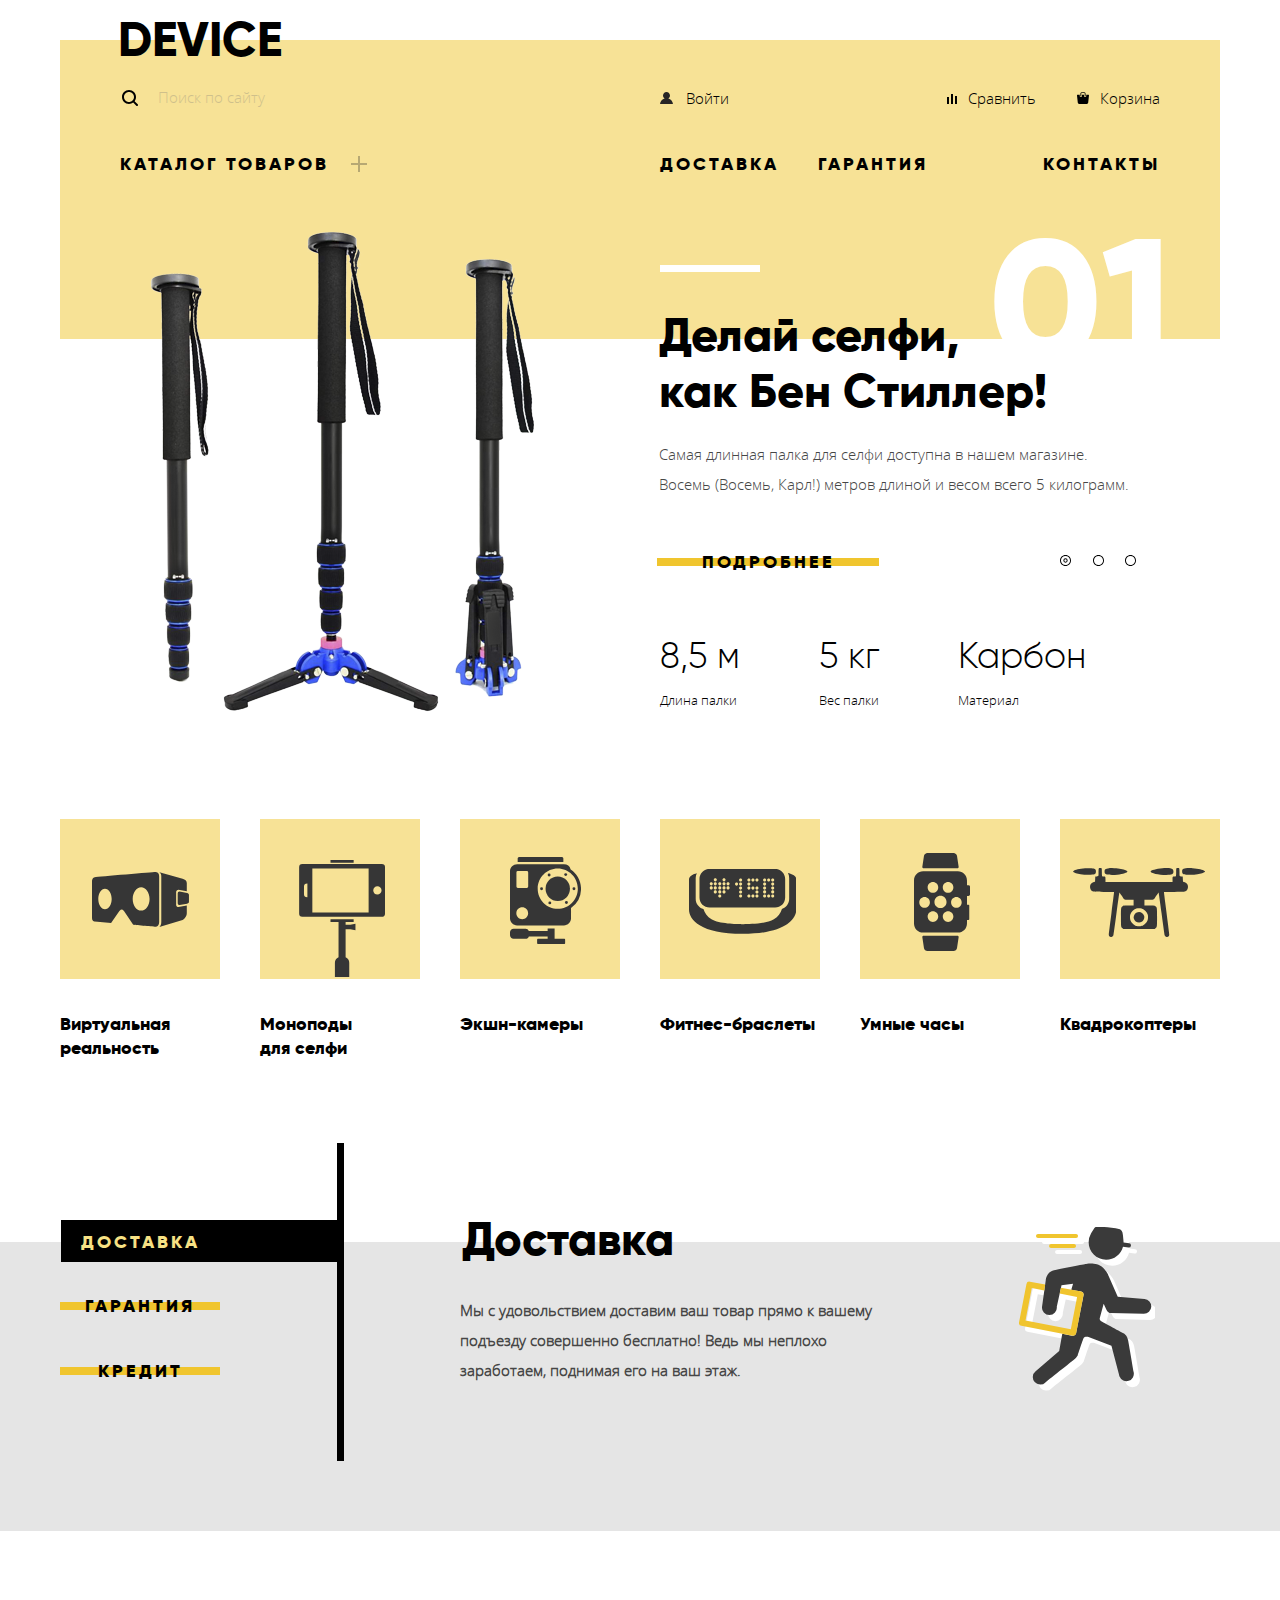
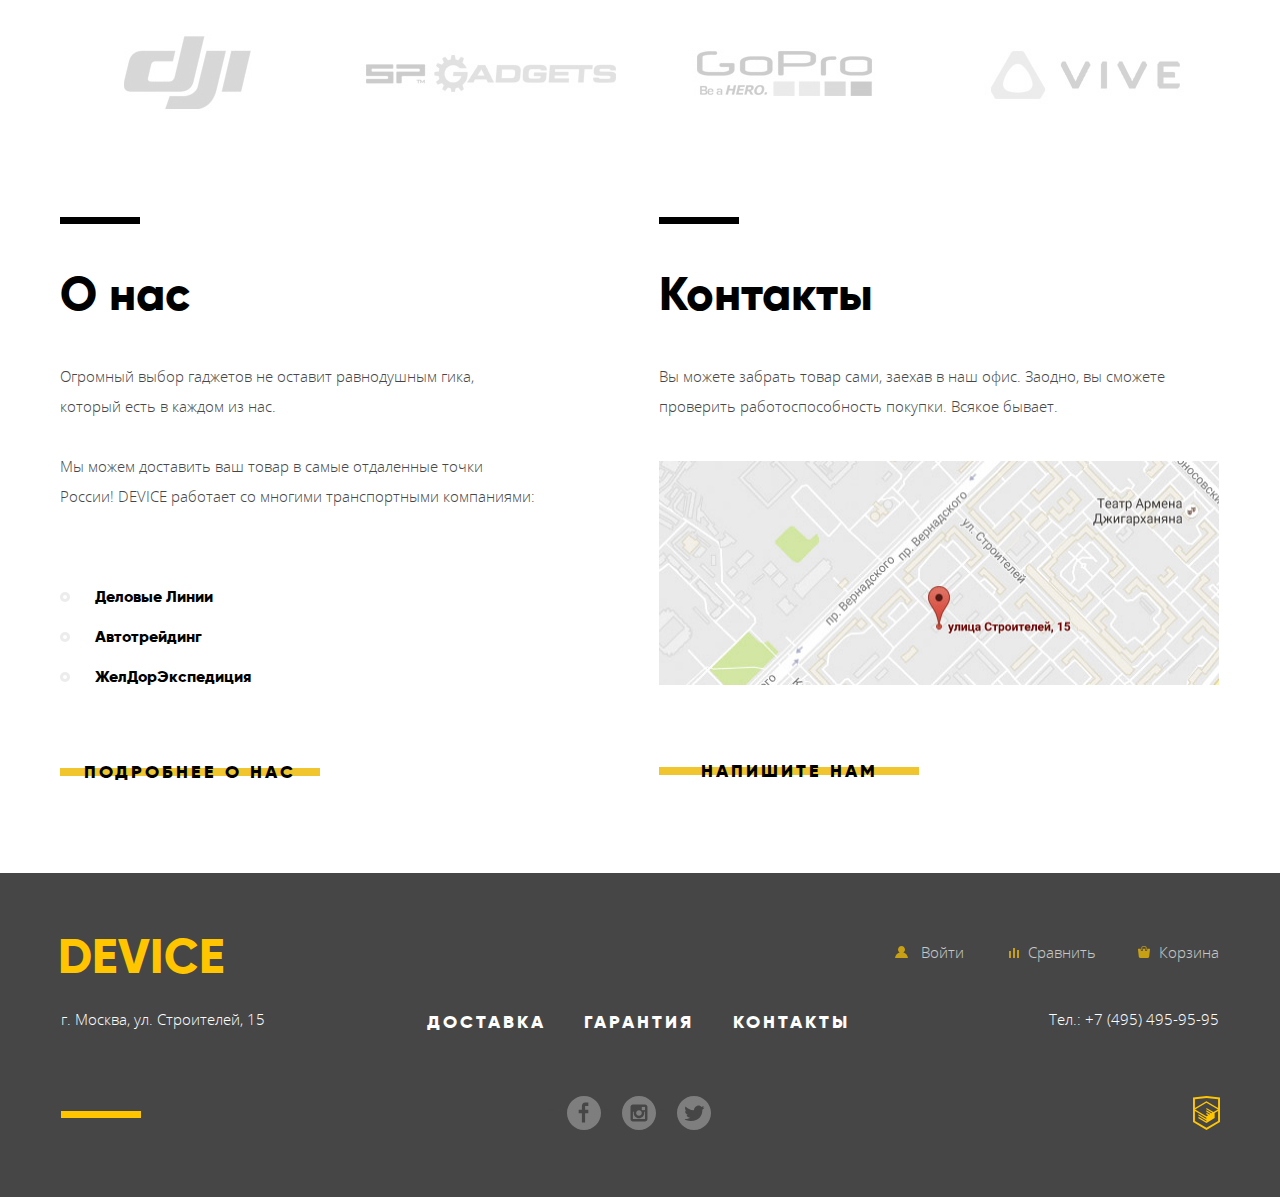
<file: index.html>
<!DOCTYPE html>
<html lang="ru">
  <head>
    <meta charset="utf-8">
    <title>HTML Academy: Девайс</title>
    <link href="css/normalize.css" rel="stylesheet">
    <link href="css/style-min.css" rel="stylesheet">
    <meta name="viewport" content="width=device-width, initial-scale=1.0, maximum-scale=1.0, user-scalable=no">
  </head>
  <body>
    <header class="main-header wrapper-center">
      <nav class="main-navigation">
        <a class="main-header-logo">DEVICE</a>
        <div class="header-top-line">
          <form class="main-search" action="https://echo.htmlacademy.ru" method="get">
            <input type="search" name="search"
              placeholder="Поиск по сайту">
            <button type="submit">Найти</button>
          </form>
          <ul class="user-navigation">
            <li class="login-link">
              <a class="main-links-state" href="login.html">
                <svg class="login-link-icon" version="1.1" id="header-login-link-icon"
                  xmlns="http://www.w3.org/2000/svg" xmlns:xlink="http://www.w3.org/1999/xlink" x="0px"
                  y="0px"
                	width="13px" height="12px" viewBox="0 0 13 12" enable-background="new 0 0 13 12"
                  xml:space="preserve">
                  <path fill="#272525" d="M0.032,12h12.937c-0.163-2.643-2.074-4.837-4.671-5.543C9.306,5.846,9.985,4.75,9.985,3.485
                  	C9.985,1.561,8.425,0,6.5,0S3.015,1.561,3.015,3.485c0,1.264,0.68,2.361,1.688,2.972C2.106,7.163,0.194,9.357,0.032,12z"/>
                </svg>
                Войти
              </a>
            </li>
          </ul>
          <ul class="user-shopping">
            <li class="comparison">
              <a class="main-links-state" href="comparison.html">
                <svg class="comparison-icon" version="1.1" id="header-comparison-icon" xmlns="http://www.w3.org/2000/svg" xmlns:xlink="http://www.w3.org/1999/xlink" x="0px" y="0px"
                	 width="10px" height="10px" viewBox="0 0 10 10" enable-background="new 0 0 10 10" xml:space="preserve">
                <rect x="8" y="2" width="1.984" height="8"/>
                <rect y="3" width="1.984" height="7"/>
                <rect x="4" width="2" height="10"/>
                </svg>
                Сравнить
              </a>
            </li>
            <li class="cart">
              <a class="main-links-state" href="cart.html">
                <svg class="cart-icon" version="1.1" id="header-cart-icon" xmlns="http://www.w3.org/2000/svg" xmlns:xlink="http://www.w3.org/1999/xlink" x="0px" y="0px"
                	 width="12px" height="12px" viewBox="0 0 12 12" enable-background="new 0 0 12 12" xml:space="preserve">
                <g>
                	<path d="M11.864,3.017c-0.082-0.098-0.203-0.154-0.327-0.154H9.225V4.09c0,0.563-0.484,1.022-1.08,1.022
                		c-0.594,0-1.078-0.458-1.078-1.022V2.863H4.909V4.09c0,0.563-0.485,1.022-1.08,1.022c-0.595,0-1.078-0.458-1.078-1.022V2.863H0.438
                		c-0.125,0-0.243,0.056-0.327,0.154C0.028,3.115-0.012,3.245,0.003,3.375l0.776,7.134c0.015,0.806,0.642,1.455,1.411,1.455h7.595
                		c0.77,0,1.396-0.649,1.411-1.455l0.776-7.134C11.987,3.245,11.946,3.115,11.864,3.017z"/>
                	<path d="M3.829,4.499c0.239,0,0.433-0.184,0.433-0.409V1.84c0-0.632,0.672-1.022,1.295-1.022h1.079
                		c0.655,0,1.078,0.401,1.078,1.022v2.25c0,0.225,0.194,0.409,0.431,0.409c0.239,0,0.433-0.184,0.433-0.409V1.84
                		C8.577,0.773,7.761,0,6.636,0H5.557C4.367,0,3.398,0.826,3.398,1.84v2.25C3.398,4.315,3.592,4.499,3.829,4.499z"/>
                </g>
                </svg>
                Корзина
              </a>
            </li>
          </ul>
        </div>
        <ul class="site-navigation">
          <li class="main-list">
            <a class="main-links-state main-list-link" href="catalog-all.html">Каталог товаров</a>
            <ul class="dropdown-list">
              <li class="left-column">
                <ul>
                  <li>
                    <a class="main-links-state" href="vr.html">Виртуальная реальность</a>
                  </li>
                  <li>
                    <a class="main-links-state" href="catalog.html">Моноподы для селфи</a>
                  </li>
                  <li>
                    <a class="main-links-state" href="cameras.html">Экшн-камеры</a>
                  </li>
                </ul>
              </li>
              <li class="center-column">
                <ul>
                  <li>
                    <a class="main-links-state" href="fitness.html">Фитнеc-браслеты</a>
                  </li>
                  <li>
                    <a class="main-links-state" href="watch.html">Умные часы</a>
                  </li>
                </ul>
              </li>
              <li class="right-column">
                <ul>
                  <li>
                    <a class="main-links-state" href="quadcopters.html">Квадрокоптеры</a>
                  </li>
                </ul>
              </li>
            </ul>
          </li>
          <li class="menu-group">
            <ul class="menu-center">
              <li>
                <a class="main-links-state" href="delivery.html">Доставка</a>
              </li>
              <li>
                <a class="main-links-state" href="guarantee.html">Гарантия</a>
              </li>
            </ul>
          </li>
          <li>
            <a class="main-links-state" href="contact.html">Контакты</a>
          </li>
        </ul>
      </nav>
    </header>
    <main class="container">
      <h1 class="visually-hidden">Интернет - магазин гаджетов «Девайс»</h1>
      <section class="main-slider wrapper-center">
        <input class="radio-slide-1 visually-hidden" type="radio"
        name="radio-button-slider" id="slide-1" checked>
        <label class="button-slide-1 button-slide" for="slide-1"></label>
        <input class="radio-slide-2 visually-hidden" type="radio"
        name="radio-button-slider" id="slide-2">
        <label class="button-slide-2 button-slide" for="slide-2"></label>
        <input class="radio-slide-3 visually-hidden" type="radio"
        name="radio-button-slider" id="slide-3">
        <label class="button-slide-3 button-slide" for="slide-3"></label>
        <div class="slider-inner">
          <div class="slide-1 slide">
            <span class="slide-number">01</span>
            <img src="img/slider-1.png" width = "384" height = "486"
              alt="Селфи-палка">
            <div class="slide-right-column">
              <b>Делай селфи,<br> как Бен Стиллер! </b>
              <p>Самая длинная палка для селфи доступна в нашем магазине.</p>
              <p>Восемь (Восемь, Карл!) метров длиной и весом всего 5 килограмм.</p>
              <a class="button" href="selfieStick.html">Подробнее</a>
              <table class="characteristics">
                <caption class="visually-hidden">Характеристики палки для селфи</caption>
                <tr>
                  <td>8,5 м</td>
                  <td>5 кг</td>
                  <td>Карбон</td>
                </tr>
                <tr>
                  <th>Длина палки</th>
                  <th>Вес палки</th>
                  <th>Материал</th>
                </tr>
              </table>
            </div>
          </div>
          <div class="slide-2 slide">
            <span class="slide-number">02</span>
            <img src="img/slider-2.png" width = "345" height="485"
            alt="Фитнес-браслет">
            <div class="slide-right-column">
              <b>Худеем <br> правильно!</b>
              <p>Мотивирующие фитнес-браслеты помогут найти в себе силы <br>
                  не пропускать занятия и соблюдать диету.</p>
              <a class="button" href="fitnessBracelet.html">Подробнее</a>
              <table class="characteristics">
                <caption class="visually-hidden">Характеристики фитнес-браслета</caption>
                <tr>
                  <td>48 часов</td>
                </tr>
                <tr>
                  <th>Без подзарядки</th>
                </tr>
              </table>
            </div>
          </div>
          <div class="slide-3 slide">
            <span class="slide-number">03</span>
            <img src="img/slider-3.png" width = "526" height = "334"
              alt="Квадрокоптер">
            <div class="slide-right-column">
              <b>Порхает как бабочка, жалит как пчела!</b>
              <p>Этот обычный, на первый взгляд, квадрокоптер оснащен <br>
                мощным лазером, замаскированным под стандартную камеру.</p>
              <a class="button" href="quadcopter.html">Подробнее</a>
              <table class="characteristics characteristics-slide-3">
                <caption class="visually-hidden">Характеристики квадрокоптера</caption>
                <tr>
                  <td>800 м</td>
                  <td>50 м</td>
                </tr>
                <tr>
                  <th>Дальность полета</th>
                  <th>Радиус поражения</th>
                </tr>
              </table>
            </div>
          </div>
        </div>
      </section>
      <section class="category-products wrapper-center">
        <ul class="category-container">
          <li>
            <a href="vr.html">
              <div class="product-container product-1">
                <img src="img/popular-1.svg" width="97" height="55"
                  alt="Виртуальная реальность">
              </div>
              <p>Виртуальная <br> реальность</p>
            </a>
          </li>
          <li>
            <a href="catalog.html">
              <div class="product-container product-2">
                <img src="img/popular-2.svg" width="86" height="117"
                  alt="Моноподы для селфи">
              </div>
              <p>Моноподы <br> для селфи</p>
            </a>
          </li>
          <li>
            <a href="cameras.html">
              <div class="product-container product-3">
                <img src="img/popular-3.svg" width="71" height="87"
                  alt="Экшн-камеры">
              </div>
              <p>Экшн-камеры</p>
            </a>
          </li>
          <li>
            <a href="fitness.html">
              <div class="product-container product-4">
                <img src="img/popular-4.svg" width="107" height="65"
                  alt="Фитнес-браслеты">
              </div>
              <p>Фитнес-браслеты</p>
            </a>
          </li>
          <li>
            <a href="watch.html">
              <div class="product-container product-5">
                <img src="img/popular-5.svg" width="56" height="98"
                  alt="Умные часы">
              </div>
              <p>Умные часы</p>
            </a>
          </li>
          <li>
            <a href="quadcopters.html">
              <div class="product-container product-6">
                <img src="img/popular-6.svg" width="132" height="69"
                  alt="Квадрокоптеры">
              </div>
              <p>Квадрокоптеры</p>
            </a>
          </li>
        </ul>
      </section>
      <div class="services-wrapper">
        <section class="services wrapper-center">
          <div class="slider-services">
            <input class="radio-control-1 visually-hidden" type="radio"
              name="radio-button-services" id="control-1" checked>
            <input class="radio-control-2 visually-hidden" type="radio"
              name="radio-button-services" id="control-2">
            <input class="radio-control-3 visually-hidden" type="radio"
              name="radio-button-services" id="control-3">
            <div class="controls">
                <label class="controls-delivery button" for="control-1">
                  Доставка
                </label>
                <label class="controls-guarantee button" for="control-2">
                  Гарантия
                </label>
                <label class="controls-credit button" for="control-3">
                  Кредит
                </label>
            </div>
            <div class="description">
              <section class="description-delivery description-item">
                <h2>Доставка</h2>
                <p>Мы с удовольствием доставим ваш товар прямо к вашему <br> подъезду
                  совершенно бесплатно! Ведь мы неплохо <br> заработаем,
                  поднимая его на ваш этаж.</p>
                <img src="img/delivery.svg" width="136" height="164" alt="Доставка">
              </section>
              <section class="description-guarantee description-item">
                <h2>Гарантия</h2>
                <p>Если из-за возгорания купленного у нас товара у вас сгорит <br> дом
                  — не переживайте, мы выдадим вам новый. <br> Товар, не дом,
                  конечно же.</p>
                <img src="img/warranty.svg" width="171" height="195" alt="Гарантия">
              </section>
              <section class="description-credit description-item">
                <h2>Кредит</h2>
                <p>Залезть в долговую яму стало проще! Кредитные <br> консультанты
                  подберут для вас наиболее выгодные <br> условия кредита.
                  Выгодные для нашего банка, разумеется.</p>
                <img src="img/credit.svg" width="156" height="188" alt="Кредит">
              </section>
            </div>
          </div>
        </section>
      </div>
      <section class="logotypes wrapper-center">
        <ul class="logotypes-wrapper">
          <li class="logotype-item">
            <a href="https://www.dji.com/ru">
              <img class="img-black" src="img/logo-1-black.jpg" width="260" height="100" alt="dji">
              <img src="img/logo-1.jpg" width="260" height="100" alt="dji">
            </a>
          </li>
          <li class="logotype-item">
            <a href="http://www.sp-gadgets.com/en">
              <img class="img-black" src="img/logo-2-black.jpg" width="260" height="100"
                alt="SP Gadgets">
              <img src="img/logo-2.jpg" width="260" height="100" alt="SP Gadgets">
            </a>
          </li>
          <li class="logotype-item">
            <a href="https://gopro.com">
              <img class="img-black" src="img/logo-3-black.jpg" width="260" height="100" alt="GoPro">
              <img src="img/logo-3.jpg" width="260" height="100" alt="GoPro">
            </a>
          </li>
          <li class="logotype-item">
            <a href="https://www.vive.com/ru/">
              <img class="img-black" src="img/logo-4-black.jpg" width="260" height="100" alt="vive">
              <img src="img/logo-4.jpg" width="260" height="100" alt="vive">
            </a>
          </li>
        </ul>
      </section>
      <div class="index-columns wrapper-center">
        <section class="info">
          <h2 class="title-style">О нас</h2>
          <p>Огромный выбор гаджетов не оставит равнодушным гика, который есть в каждом из нас.</p>
          <div class="transport-company">
            <p>Мы можем доставить ваш товар в самые отдаленные точки России! DEVICE работает со
              многими транспортными компаниями:
            </p>
            <ul class="companies">
              <li>Деловые Линии</li>
              <li>Автотрейдинг</li>
              <li>ЖелДорЭкспедиция</li>
            </ul>
          </div>
          <a class="button" href="aboutUs.html">Подробнее о нас</a>
        </section>
        <section class="contact">
          <h2 class="title-style">Контакты</h2>
          <p>Вы можете забрать товар сами, заехав в наш офис. Заодно, вы сможете проверить
            работоспособность покупки. Всякое бывает.
          </p>
          <a class="contacts-button-map" href="#">
            <p>
              <img src="img/map.jpg" width="560"
                height="224" alt="Офис компании по адресу ул. Строителей 15">
            </p>
          </a>
          <a class="button button-write-us" href="writeUs.html">Напишите нам</a>
        </section>
      </div>
    </main>
    <div class="footer-wrapper">
      <footer class="main-footer wrapper-center">
        <div class="footer-top">
          <a class="main-footer-logo">DEVICE</a>
          <ul class="footer-user-navigation">
            <li class="login-link">
              <a class="svg-action" href="login.html">
                <svg class="login-link-icon" version="1.1" id="footer-login-link-icon" xmlns="http://www.w3.org/2000/svg" xmlns:xlink="http://www.w3.org/1999/xlink" x="0px" y="0px"
                	 width="13px" height="12px" viewBox="0 0 13 12" enable-background="new 0 0 13 12" xml:space="preserve">
                <path fill="#ffc600" d="M0.032,12h12.937c-0.163-2.643-2.074-4.837-4.671-5.543C9.306,5.846,9.985,4.75,9.985,3.485
                	C9.985,1.561,8.425,0,6.5,0S3.015,1.561,3.015,3.485c0,1.264,0.68,2.361,1.688,2.972C2.106,7.163,0.194,9.357,0.032,12z"/>
                </svg>
                Войти
              </a>
            </li>
          </ul>
          <ul class="footer-user-shopping">
            <li class="comparison">
              <a class="svg-action" href="comparison.html">
                <svg class="comparison-icon" version="1.1" id="footer-comparison-icon" xmlns="http://www.w3.org/2000/svg" xmlns:xlink="http://www.w3.org/1999/xlink" x="0px" y="0px"
                	 width="10px" height="10px" viewBox="0 0 10 10" enable-background="new 0 0 10 10" xml:space="preserve">
                <rect x="8" y="2" width="1.984" height="8"/>
                <rect y="3" width="1.984" height="7"/>
                <rect x="4" width="2" height="10"/>
                </svg>
                Сравнить
              </a>
            </li>
            <li class="cart">
              <a class="svg-action" href="cart.html">
                <svg class="cart-icon" version="1.1" id="footer-cart-icon" xmlns="http://www.w3.org/2000/svg" xmlns:xlink="http://www.w3.org/1999/xlink" x="0px" y="0px"
                	 width="12px" height="12px" viewBox="0 0 12 12" enable-background="new 0 0 12 12" xml:space="preserve">
                <g>
                	<path d="M11.864,3.017c-0.082-0.098-0.203-0.154-0.327-0.154H9.225V4.09c0,0.563-0.484,1.022-1.08,1.022
                		c-0.594,0-1.078-0.458-1.078-1.022V2.863H4.909V4.09c0,0.563-0.485,1.022-1.08,1.022c-0.595,0-1.078-0.458-1.078-1.022V2.863H0.438
                		c-0.125,0-0.243,0.056-0.327,0.154C0.028,3.115-0.012,3.245,0.003,3.375l0.776,7.134c0.015,0.806,0.642,1.455,1.411,1.455h7.595
                		c0.77,0,1.396-0.649,1.411-1.455l0.776-7.134C11.987,3.245,11.946,3.115,11.864,3.017z"/>
                	<path d="M3.829,4.499c0.239,0,0.433-0.184,0.433-0.409V1.84c0-0.632,0.672-1.022,1.295-1.022h1.079
                		c0.655,0,1.078,0.401,1.078,1.022v2.25c0,0.225,0.194,0.409,0.431,0.409c0.239,0,0.433-0.184,0.433-0.409V1.84
                		C8.577,0.773,7.761,0,6.636,0H5.557C4.367,0,3.398,0.826,3.398,1.84v2.25C3.398,4.315,3.592,4.499,3.829,4.499z"/>
                </g>
                </svg>
                Корзина
              </a>
            </li>
          </ul>
        </div>
        <div class="footer-middle">
          <p class="footer-address">г. Москва, ул. Строителей, 15</p>
          <ul class="footer-site-navigation">
            <li><a href="#">Доставка</a></li>
            <li><a href="#">Гарантия</a></li>
            <li><a href="#">Контакты</a></li>
          </ul>
          <p class="footer-number">Тел.: +7 (495) 495-95-95</p>
        </div>
        <div class="footer-bottom">
          <ul class="footer-social">
            <li>
              <a class="social-button social-facebook" href="https://www.facebook.com">
                <span class="visually-hidden">Фейсбук</span>
              </a>
            </li>
            <li>
              <a class="social-button social-instagram" href="https://www.instagram.com">
                <span class="visually-hidden">Инстаграм</span>
              </a>
            </li>
            <li>
              <a class="social-button social-twitter" href="https://twitter.com">
                <span class="visually-hidden">Твиттер</span>
              </a>
            </li>
          </ul>
          <p class="footer-copyright">
            <a class="main-links-state htmlacademy-logotype"
            href="https://htmlacademy.ru/intensive/htmlcss">
              <span class="visually-hidden">HTML Academy</span>
            </a>
          </p>
        </div>
      </footer>
    </div>

    <section class="modal modal-feedback">
      <h2 class="visually-hidden">Обратная связь</h2>
      <form class="feedback-form" action="https://echo.htmlacademy.ru"
      method="post">
        <div class="feedback-top">
          <p class="feedback-item">
            <label for="feedback-name">Ваше имя:</label>
            <input id="feedback-name" type="text" name="name" value=""
            placeholder="Имя Фамилия">
          </p>
          <p class="feedback-item">
            <label for="feedback-email">Ваш e-mail:</label>
            <input id="feedback-email" type="email" name="email" value=""
            placeholder="email@example.com">
          </p>
        </div>
        <p class="feedback-item middle-feedback">
          <label for="feedback-letter">Текст письма:</label>
          <textarea id="feedback-letter" name="letter" rows="8" cols="80" placeholder="В свободной форме"></textarea>
        </p>
        <button class="button feedback-button" type="submit">Отправить</button>
      </form>
      <button class="modal-close feedback-close" type="button">
        <span class="visually-hidden">Закрыть</span>
        <svg xmlns="http://www.w3.org/2000/svg" width="55" height="55" viewBox="0 0 55 55"><path fill="#F0C52E" d="M27.5 0C12.312 0 0 12.312 0 27.5S12.312 55 27.5 55 55 42.688 55 27.5 42.688 0 27.5 0zm11.476 37.072l-1.486 1.426-9.99-9.574-9.987 9.574-1.488-1.426 9.988-9.573-9.987-9.573 1.487-1.425 9.987 9.573 9.988-9.573 1.487 1.425-9.989 9.574 9.99 9.572z"/></svg>
      </button>
    </section>

    <section class="modal modal-map">
      <h2 class="visually-hidden">Как до нас добраться</h2>
      <iframe src="https://yandex.ru/map-widget/v1/-/CBFye-vHTC" width="560" height="400"></iframe>
      <p>
        <img src="img/map-big.jpg" width="960" height="559" alt="Офис компании
        по адресу ул. Строителей 15">
      </p>
      <button class="modal-close map-close" type="button">
        <span class="visually-hidden">Закрыть</span>
        <svg xmlns="http://www.w3.org/2000/svg" width="55" height="55" viewBox="0 0 55 55"><path fill="#F0C52E" d="M27.5 0C12.312 0 0 12.312 0 27.5S12.312 55 27.5 55 55 42.688 55 27.5 42.688 0 27.5 0zm11.476 37.072l-1.486 1.426-9.99-9.574-9.987 9.574-1.488-1.426 9.988-9.573-9.987-9.573 1.487-1.425 9.987 9.573 9.988-9.573 1.487 1.425-9.989 9.574 9.99 9.572z"/></svg>
      </button>
    </section>
    <script src="js/script-min.js" charset="utf-8"></script>
  </body>
</html>
</file>
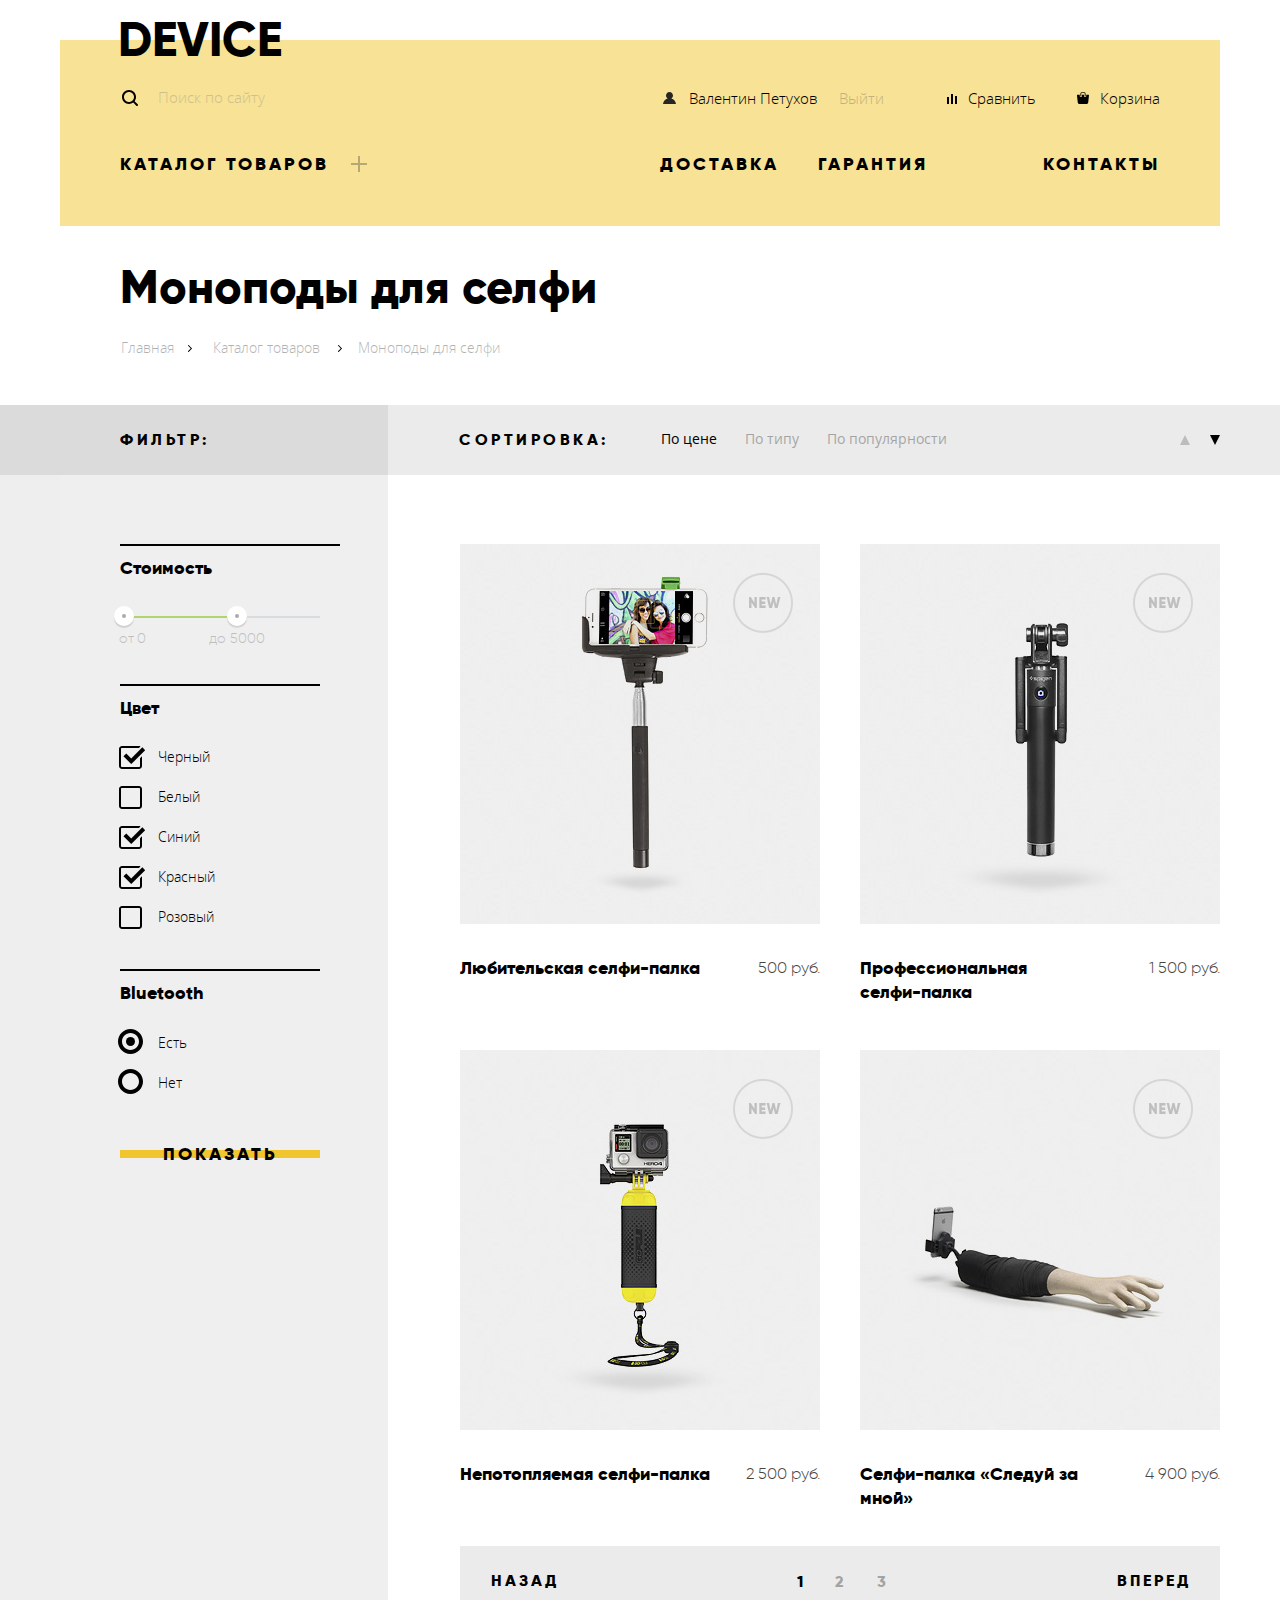
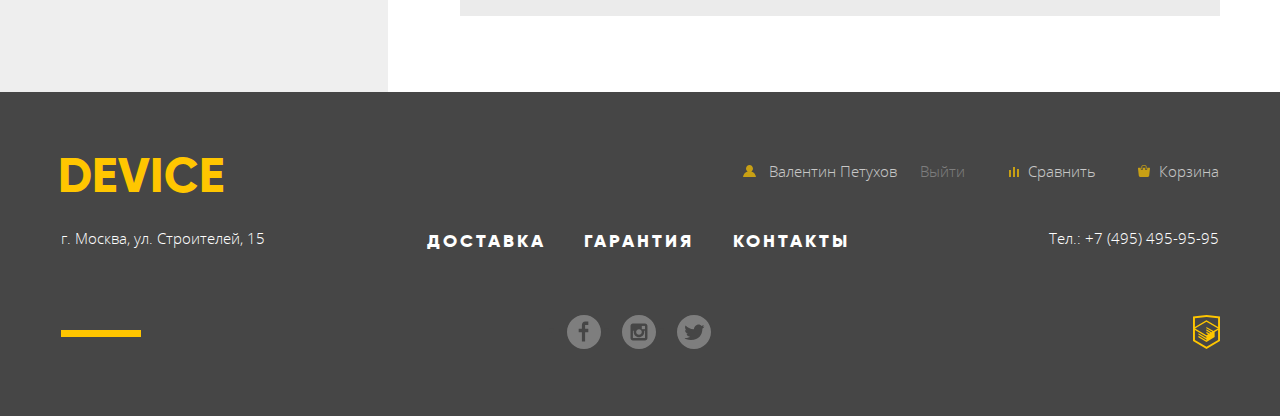
<file: catalog.html>
<!DOCTYPE html>
<html lang="ru">
  <head>
    <meta charset="utf-8">
    <title>Моноподы для селфи</title>
    <link href="css/normalize.css" rel="stylesheet">
    <link href="css/style-min.css" rel="stylesheet">
  </head>
  <body class="inner-page">
    <header class="main-header wrapper-center">
      <nav class="main-navigation">
        <a class="main-header-logo main-links-state" href="index.html">DEVICE</a>
        <div class="header-top-line">
          <form class="main-search" action="https://echo.htmlacademy.ru" method="get">
            <input type="search" name="search"
              placeholder="Поиск по сайту">
            <button type="submit">Найти</button>
          </form>
          <ul class="user-navigation">
            <li class="authorized-user">
              <a class="main-links-state" href="profile.html">
                <svg class="login-link-icon" version="1.1" id="header-login-link-icon" xmlns="http://www.w3.org/2000/svg" xmlns:xlink="http://www.w3.org/1999/xlink" x="0px" y="0px"
                	 width="13px" height="12px" viewBox="0 0 13 12" enable-background="new 0 0 13 12" xml:space="preserve">
                <path fill="#272525" d="M0.032,12h12.937c-0.163-2.643-2.074-4.837-4.671-5.543C9.306,5.846,9.985,4.75,9.985,3.485
                	C9.985,1.561,8.425,0,6.5,0S3.015,1.561,3.015,3.485c0,1.264,0.68,2.361,1.688,2.972C2.106,7.163,0.194,9.357,0.032,12z"/>
                </svg>
                Валентин Петухов
              </a>
            </li>
            <li class="exit"><a href="#">Выйти</a></li>
          </ul>
          <ul class="user-shopping">
            <li class="comparison">
              <a class="main-links-state" href="#">
                <svg class="comparison-icon" version="1.1" id="header-comparison-icon" xmlns="http://www.w3.org/2000/svg" xmlns:xlink="http://www.w3.org/1999/xlink" x="0px" y="0px"
                	 width="10px" height="10px" viewBox="0 0 10 10" enable-background="new 0 0 10 10" xml:space="preserve">
                <rect x="8" y="2" width="1.984" height="8"/>
                <rect y="3" width="1.984" height="7"/>
                <rect x="4" width="2" height="10"/>
                </svg>
                Сравнить
              </a>
            </li>
            <li class="cart">
              <a class="main-links-state" href="#">
                <svg class="cart-icon" version="1.1" id="header-cart-icon" xmlns="http://www.w3.org/2000/svg" xmlns:xlink="http://www.w3.org/1999/xlink" x="0px" y="0px"
                	 width="12px" height="12px" viewBox="0 0 12 12" enable-background="new 0 0 12 12" xml:space="preserve">
                <g>
                	<path d="M11.864,3.017c-0.082-0.098-0.203-0.154-0.327-0.154H9.225V4.09c0,0.563-0.484,1.022-1.08,1.022
                		c-0.594,0-1.078-0.458-1.078-1.022V2.863H4.909V4.09c0,0.563-0.485,1.022-1.08,1.022c-0.595,0-1.078-0.458-1.078-1.022V2.863H0.438
                		c-0.125,0-0.243,0.056-0.327,0.154C0.028,3.115-0.012,3.245,0.003,3.375l0.776,7.134c0.015,0.806,0.642,1.455,1.411,1.455h7.595
                		c0.77,0,1.396-0.649,1.411-1.455l0.776-7.134C11.987,3.245,11.946,3.115,11.864,3.017z"/>
                	<path d="M3.829,4.499c0.239,0,0.433-0.184,0.433-0.409V1.84c0-0.632,0.672-1.022,1.295-1.022h1.079
                		c0.655,0,1.078,0.401,1.078,1.022v2.25c0,0.225,0.194,0.409,0.431,0.409c0.239,0,0.433-0.184,0.433-0.409V1.84
                		C8.577,0.773,7.761,0,6.636,0H5.557C4.367,0,3.398,0.826,3.398,1.84v2.25C3.398,4.315,3.592,4.499,3.829,4.499z"/>
                </g>
                </svg>
              Корзина
              </a>
            </li>
          </ul>
        </div>
        <ul class="site-navigation">
          <li class="main-list">
            <a class="main-links-state main-list-link" href="catalog-all.html">Каталог товаров</a>
            <ul class="dropdown-list">
              <li class="left-column">
                <ul>
                  <li>
                    <a class="main-links-state" href="vr.html">Виртуальная реальность</a>
                  </li>
                  <li>
                    <a class="main-links-state">Моноподы для селфи</a>
                  </li>
                  <li>
                    <a class="main-links-state" href="cameras.html">Экшн-камеры</a>
                  </li>
                </ul>
              </li>
              <li class="center-column">
                <ul>
                  <li>
                    <a class="main-links-state" href="fitness.html">Фитнеc-браслеты</a>
                  </li>
                  <li>
                    <a class="main-links-state" href="watch.html">Умные часы</a>
                  </li>
                </ul>
              </li>
              <li class="right-column">
                <ul>
                  <li>
                    <a class="main-links-state" href="quadcopters.html">Квадрокоптеры</a>
                  </li>
                </ul>
              </li>
            </ul>
          </li>
          <li class="menu-group">
            <ul class="menu-center">
              <li>
                <a class="main-links-state" href="delivery.html">Доставка</a>
              </li>
              <li>
                <a class="main-links-state" href="guarantee.html">Гарантия</a>
              </li>
            </ul>
          </li>
          <li>
            <a class="main-links-state" href="contact.html">Контакты</a>
          </li>
        </ul>
      </nav>
    </header>
    <main class="container">
      <div class="top-wrapper wrapper-center">
        <h1 class="inner-page-title title-style">Моноподы для селфи</h1>
        <ul class="breadcrumbs">
          <li><a href="index.html">Главная</a></li>
          <li><a href="catalog.html">Каталог товаров</a></li>
          <li class="breadcrumbs-current">Моноподы для селфи</li>
        </ul>
      </div>
      <div class="title-wrapper">
        <section class="catalog-title wrapper-center">
          <h2>Фильтр:</h2>
          <div class="sorting">
            <h3>Сортировка:</h3>
            <ul class="sort-wrapper">
              <li><a class="sort-active" href="#">По цене</a></li>
              <li><a href="#">По типу</a></li>
              <li><a href="#">По популярности</a></li>
            </ul>
            <div class="sort-indicator">
              <a href="#"></a>
              <a class="sort-active" href="#"></a>
            </div>
          </div>
        </section>
      </div>
      <div class="catalog-wrapper">
        <div class="catalog-columns wrapper-center">
          <div class="column-wrapper">
            <section class="filters">
              <form class="filter-form" method="get" action="https://echo.htmlacademy.ru">
                <fieldset class="filter-item">
                  <legend>Стоимость</legend>
                  <div class="range-filter">
                    <div class="range-controls">
                      <div class="scale">
                        <div class="bar"></div>
                      </div>
                      <div class="toggle toggle-min">
                        <span class="visually-hidden">Минимальная сумма</span>
                      </div>
                      <div class="toggle toggle-max">
                        <span class="visually-hidden">Максимальная сумма</span>
                      </div>
                    </div>
                    <div class="price-controls">
                      <input class="price-min-control" id="min-control" name="min-price" type="text" value="0">
                      <label for="max-control" class="min-price">от</label>
                      <input class="price-max-control" id="max-control" name="max-price" type="text" value="5000">
                      <label for="max-control" class="max-price">до</label>
                    </div>
                  </div>
                </fieldset>
                <fieldset>
                  <legend>Цвет</legend>
                  <ul class="filter-color">
                    <li class="filter-option">
                      <input id="filter-black" class="visually-hidden filter-input
                        filter-input-checkbox" type="checkbox" name="black" checked>
                      <label for="filter-black">Черный</label>
                    </li>
                    <li class="filter-option">
                      <input id="filter-white" class="visually-hidden filter-input
                        filter-input-checkbox" type="checkbox" name="white">
                      <label for="filter-white">Белый</label>
                    </li>
                    <li class="filter-option">
                      <input id="filter-blue" class="visually-hidden filter-input
                        filter-input-checkbox" type="checkbox" name="blue" checked>
                      <label for="filter-blue">Синий</label>
                    </li>
                    <li class="filter-option">
                      <input id="filter-red" class="visually-hidden filter-input
                        filter-input-checkbox" type="checkbox" name="red" checked>
                      <label for="filter-red">Красный</label>
                    </li>
                    <li class="filter-option">
                      <input id="filter-pink" class="visually-hidden filter-input
                        filter-input-checkbox" type="checkbox" name="pink">
                      <label for="filter-pink">Розовый</label>
                    </li>
                  </ul>
                </fieldset>
                <fieldset>
                  <legend>Bluetooth</legend>
                  <ul class="filter-bluetooth">
                    <li class="filter-option">
                      <input id="filter-yes" class="visually-hidden filter-input
                        filter-input-radio" type="radio" name="bluetooth" value="yes" checked>
                      <label for="filter-yes">Есть</label>
                    </li>
                    <li class="filter-option">
                      <input id="filter-no" class="visually-hidden filter-input
                        filter-input-radio" type="radio" name="bluetooth" value="no">
                      <label for="filter-no">Нет</label>
                    </li>
                  </ul>
                </fieldset>
                <button class="button filter-button" type="submit">Показать</button>
              </form>
            </section>
            <section class="catalog">
              <ul class="catalog-list">
                <li>
                  <article class="catalog-item">
                    <div class="catalog-item-wrapper">
                      <a href="catalog-item.html">
                        <img src="img/product-1.jpg" width="360" height="380"
                          alt="Любительская селфи-палка">
                      </a>
                      <div class="catalog-item-add">
                        <a class="button" href="#">В Корзину</a>
                        <a class="compare-add" href="#">Добавить к сравнению</a>
                      </div>
                    </div>
                    <div class="price-wrapper">
                      <h3><a href="selfie-stick-hobby.html">Любительская селфи-палка</a></h3>
                      <p class="catalog-item-price">500 руб.</p>
                    </div>
                  </article>
                </li>
                <li>
                  <article class="catalog-item">
                    <div class="catalog-item-wrapper">
                      <a href="catalog-item.html">
                        <img src="img/product-2.jpg" width="360" height="380"
                          alt="Профессиональная селфи-палка ">
                      </a>
                      <div class="catalog-item-add">
                        <a class="button" href="#">В Корзину</a>
                        <a class="compare-add" href="#">Добавить к сравнению</a>
                      </div>
                    </div>
                    <div class="price-wrapper">
                      <h3><a href="selfie-stick-pro.html">Профессиональная <br> селфи-палка</a></h3>
                      <p class="catalog-item-price">1 500 руб.</p>
                    </div>
                  </article>
                </li>
                <li>
                  <article class="catalog-item">
                    <div class="catalog-item-wrapper">
                      <a href="catalog-item.html">
                        <img src="img/product-3.jpg" width="360" height="380"
                          alt="Непотопляемая селфи-палка">
                      </a>
                      <div class="catalog-item-add">
                        <a class="button" href="#">В Корзину</a>
                        <a class="compare-add" href="#">Добавить к сравнению</a>
                      </div>
                    </div>
                    <div class="price-wrapper">
                      <h3><a href="selfie-stick-unsinkable.html">Непотопляемая селфи-палка</a></h3>
                      <p class="catalog-item-price">2 500 руб.</p>
                    </div>
                  </article>
                </li>
                <li>
                  <article class="catalog-item">
                    <div class="catalog-item-wrapper">
                      <a href="catalog-item.html">
                        <img src="img/product-4.jpg" width="360" height="380"
                          alt="Селфи-палка «Следуй за мной»">
                      </a>
                      <div class="catalog-item-add">
                        <a class="button" href="#">В Корзину</a>
                        <a class="compare-add" href="#">Добавить к сравнению</a>
                      </div>
                    </div>
                    <div class="price-wrapper">
                      <h3><a href="selfie-stick-follow.html">Селфи-палка «Следуй за <br> мной»</a></h3>
                      <p class="catalog-item-price">4 900 руб.</p>
                    </div>
                  </article>
                </li>
              </ul>
              <ul class="pagination-list">
                <li class="pagination-item pagination-back main-links-state"><a>Назад</a></li>
                <li class="pagination-item-sort">
                  <ul>
                    <li class="pagination-item pagination-item-current"><a>1</a></li>
                    <li class="pagination-item"><a href="#">2</a></li>
                    <li class="pagination-item"><a href="#">3</a></li>
                  </ul>
                </li>
                  <li class="pagination-item pagination-next main-links-state">
                  <a href = "#">Вперед</a>
                </li>
              </ul>
            </section>
          </div>
        </div>
      </div>
    </main>
    <div class="footer-wrapper">
      <footer class="main-footer wrapper-center">
        <div class="footer-top">
          <a class="main-footer-logo main-links-state" href="index.html">DEVICE</a>
          <ul class="footer-user-navigation">
            <li class="authorized-user">
              <a class="svg-action" href="profile.html">
                <svg class="login-link-icon" version="1.1" id="footer-login-link-icon" xmlns="http://www.w3.org/2000/svg" xmlns:xlink="http://www.w3.org/1999/xlink" x="0px" y="0px"
                	 width="13px" height="12px" viewBox="0 0 13 12" enable-background="new 0 0 13 12" xml:space="preserve">
                <path fill="#ffc600" d="M0.032,12h12.937c-0.163-2.643-2.074-4.837-4.671-5.543C9.306,5.846,9.985,4.75,9.985,3.485
                	C9.985,1.561,8.425,0,6.5,0S3.015,1.561,3.015,3.485c0,1.264,0.68,2.361,1.688,2.972C2.106,7.163,0.194,9.357,0.032,12z"/>
                </svg>
                Валентин Петухов
              </a>
            </li>
            <li class="exit"><a href="#">Выйти</a></li>
          </ul>
          <ul class="footer-user-shopping">
            <li class="comparison">
              <a class="svg-action" href="#">
                <svg class="comparison-icon" version="1.1" id="footer-comparison-icon" xmlns="http://www.w3.org/2000/svg" xmlns:xlink="http://www.w3.org/1999/xlink" x="0px" y="0px"
                	 width="10px" height="10px" viewBox="0 0 10 10" enable-background="new 0 0 10 10" xml:space="preserve">
                <rect x="8" y="2" width="1.984" height="8"/>
                <rect y="3" width="1.984" height="7"/>
                <rect x="4" width="2" height="10"/>
                </svg>
                Сравнить
              </a>
            </li>
            <li class="cart">
              <a class="svg-action" href="#">
                <svg class="cart-icon" version="1.1" id="footer-cart-icon" xmlns="http://www.w3.org/2000/svg" xmlns:xlink="http://www.w3.org/1999/xlink" x="0px" y="0px"
                	 width="12px" height="12px" viewBox="0 0 12 12" enable-background="new 0 0 12 12" xml:space="preserve">
                <g>
                	<path d="M11.864,3.017c-0.082-0.098-0.203-0.154-0.327-0.154H9.225V4.09c0,0.563-0.484,1.022-1.08,1.022
                		c-0.594,0-1.078-0.458-1.078-1.022V2.863H4.909V4.09c0,0.563-0.485,1.022-1.08,1.022c-0.595,0-1.078-0.458-1.078-1.022V2.863H0.438
                		c-0.125,0-0.243,0.056-0.327,0.154C0.028,3.115-0.012,3.245,0.003,3.375l0.776,7.134c0.015,0.806,0.642,1.455,1.411,1.455h7.595
                		c0.77,0,1.396-0.649,1.411-1.455l0.776-7.134C11.987,3.245,11.946,3.115,11.864,3.017z"/>
                	<path d="M3.829,4.499c0.239,0,0.433-0.184,0.433-0.409V1.84c0-0.632,0.672-1.022,1.295-1.022h1.079
                		c0.655,0,1.078,0.401,1.078,1.022v2.25c0,0.225,0.194,0.409,0.431,0.409c0.239,0,0.433-0.184,0.433-0.409V1.84
                		C8.577,0.773,7.761,0,6.636,0H5.557C4.367,0,3.398,0.826,3.398,1.84v2.25C3.398,4.315,3.592,4.499,3.829,4.499z"/>
                </g>
                </svg>
                Корзина
              </a>
            </li>
          </ul>
        </div>
        <div class="footer-middle">
          <p class="footer-address">г. Москва, ул. Строителей, 15</p>
          <ul class="footer-site-navigation">
            <li><a href="#">Доставка</a></li>
            <li><a href="#">Гарантия</a></li>
            <li><a href="#">Контакты</a></li>
          </ul>
          <p class="footer-number">Тел.: +7 (495) 495-95-95</p>
        </div>
        <div class="footer-bottom">
          <ul class="footer-social">
            <li>
              <a class="social-button social-facebook" href="https://www.facebook.com">
                <span class="visually-hidden">Фейсбук</span>
              </a>
            </li>
            <li>
              <a class="social-button social-instagram" href="https://www.instagram.com">
                <span class="visually-hidden">Инстаграм</span>
              </a>
            </li>
            <li>
              <a class="social-button social-twitter" href="https://twitter.com">
                <span class="visually-hidden">Твиттер</span>
              </a>
            </li>
          </ul>
          <p class="footer-copyright">
            <a class="main-links-state htmlacademy-logotype"
            href="https://htmlacademy.ru/intensive/htmlcss">
              <span class="visually-hidden">HTML Academy</span>
            </a>
          </p>
        </div>
      </footer>
    </div>
  </body>
</html>
</file>
<file: css/style-min.css>
@-webkit-keyframes bounce{0%{-webkit-transform:translateY(-2000px);transform:translateY(-2000px)}70%{-webkit-transform:translateY(30px);transform:translateY(30px)}90%{-webkit-transform:translateY(-10px);transform:translateY(-10px)}to{-webkit-transform:translateY(0);transform:translateY(0)}}@keyframes bounce{0%{-webkit-transform:translateY(-2000px);transform:translateY(-2000px)}70%{-webkit-transform:translateY(30px);transform:translateY(30px)}90%{-webkit-transform:translateY(-10px);transform:translateY(-10px)}to{-webkit-transform:translateY(0);transform:translateY(0)}}@-webkit-keyframes shake{0%,to{-webkit-transform:translateX(0);transform:translateX(0)}10%,30%,50%,70%,90%{-webkit-transform:translateX(-10px);transform:translateX(-10px)}20%,40%,60%,80%{-webkit-transform:translateX(10px);transform:translateX(10px)}}@keyframes shake{0%,to{-webkit-transform:translateX(0);transform:translateX(0)}10%,30%,50%,70%,90%{-webkit-transform:translateX(-10px);transform:translateX(-10px)}20%,40%,60%,80%{-webkit-transform:translateX(10px);transform:translateX(10px)}}@font-face{font-family:"Gilroy";src:url(../fonts/gilroylight.woff2) format("woff2"),url(../fonts/gilroylight.woff) format("woff");font-weight:400;font-style:normal}@font-face{font-family:"Gilroy";src:url(../fonts/gilroyextrabold.woff2) format("woff2"),url(../fonts/gilroyextrabold.woff) format("woff");font-weight:700;font-style:normal}@font-face{font-family:"Open Sans Regular";src:url(../fonts/opensans.woff2) format("woff2"),url(../fonts/opensans.woff) format("woff");font-weight:400;font-style:normal}@font-face{font-family:"Open Sans Light";src:url(../fonts/opensanslight.woff2) format("woff2"),url(../fonts/opensanslight.woff) format("woff");font-weight:400;font-style:normal}body{font-family:"Open Sans Light",Arial,sans-serif;font-size:15px;line-height:30px;color:#464646;margin:0;padding:0;background-color:#fff}a{text-decoration:none}.visually-hidden{position:absolute;margin:-1px;padding:0;width:1px;height:1px;border:0;clip:rect(0 0 0 0);overflow:hidden}html{box-sizing:border-box}*,::after,::before{box-sizing:inherit}.wrapper-center{width:1200px;margin:0 auto;padding:0 20px}.logotypes-wrapper li:hover,.main-links-state{opacity:1}.footer-site-navigation a:hover,.main-links-state:hover,.main-search input:hover,.svg-action:hover svg{opacity:.6}.main-links-state:active,.main-links-state:focus{opacity:.3}.button{font-family:"Gilroy",Arial,sans-serif;font-size:18px;line-height:24px;color:#000;font-weight:700;letter-spacing:3px;text-transform:uppercase;position:relative;display:-webkit-box;display:-ms-flexbox;display:flex;-webkit-box-pack:center;-ms-flex-pack:center;justify-content:center;background:0 0;border:0;z-index:1}.button::before{content:"";position:absolute;top:8px;left:0;height:8px;width:100%;background-color:#f0c52e;z-index:-1}.button:focus::before,.button:hover::before{height:40px;top:-9px}.button:active{color:rgba(0,0,0,.3)}.main-header{margin-top:40px;position:relative}.main-navigation{border-top:1px solid transparent;min-height:299px;background-color:#f7e296;position:relative}.main-header-logo{font-family:"Gilroy",Arial,sans-serif;font-size:48px;line-height:48px;color:#000;font-weight:700;position:absolute;top:-25px;left:58px}.header-top-line{display:-webkit-box;display:-ms-flexbox;display:flex;-webkit-box-pack:justify;-ms-flex-pack:justify;justify-content:space-between;margin:32px 60px 0}.header-top-line a{font-family:"Open Sans Light",Arial,sans-serif;font-size:15px;line-height:30px;color:#000}.header-top-line svg{margin-right:7px}.main-search{position:relative}.main-search input{margin:0;padding:0 0 0 38px;width:356px;min-height:48px;border:0;border-bottom:2px solid transparent;background-color:#f7e296;opacity:.3}.main-search input:focus{opacity:1;outline:0;border-bottom:2px solid #000}.main-search button:focus-within,.main-search input:focus-within+button{z-index:1}.main-search button:focus,.main-search input:focus+button{z-index:1}.main-search button{margin-left:-5px;position:relative;z-index:-2;height:50px;width:85px;background-color:#f7e296;border:2px solid #000}.main-search button:focus,.main-search button:hover{color:#fff;background-color:#000}.main-search button:active{color:rgba(255,255,255,.3)}.main-search::before{content:"";width:20px;height:20px;position:absolute;top:15px;left:0;background-image:url(../img/search.svg);background-position:center;background-repeat:no-repeat;z-index:1}.user-navigation{padding:0;margin:10px 0 0 -118px}.site-navigation li,.user-navigation li,.user-shopping li{margin:0;padding:0;list-style:none}.login-link svg{margin-right:9px}.menu-center,.site-navigation,.user-shopping{padding:0;display:-webkit-box;display:-ms-flexbox;display:flex;-webkit-box-pack:justify;-ms-flex-pack:justify;justify-content:space-between}.user-shopping{margin:10px 0 0;width:213px}.menu-center,.site-navigation{-ms-flex-wrap:wrap;flex-wrap:wrap}.site-navigation{font-family:"Gilroy",Arial,sans-serif;font-size:18px;line-height:28px;color:#000;font-weight:700;letter-spacing:3px;margin:27px 60px 0}.footer-site-navigation a,.site-navigation a{color:inherit}.site-navigation li{text-transform:uppercase}.site-navigation .menu-group{margin-left:215px}.menu-center{margin:0;width:268px}.main-list{max-width:400px}.dropdown-list{margin:-4px 0 0;padding:23px 0 0 60px;position:absolute;left:0;display:none;width:100%;min-height:165px;background-color:#f7e296;z-index:2}.dropdown-list ul{margin:0;padding:0}.dropdown-list li{font-family:"Open Sans Light",Arial,sans-serif;font-size:15px;line-height:36px;font-weight:400;text-transform:none;letter-spacing:0;color:#000;display:inline-block;vertical-align:top}.center-column li,.left-column li{display:block}.dropdown-list .center-column{margin-left:55px}.dropdown-list .right-column{margin-left:70px}.dropdown-list:hover,.main-list-link:hover+.dropdown-list{display:block}.main-list:focus-within .dropdown-list,.main-list:hover .dropdown-list{display:block}.main-list::before{content:"";position:absolute;left:287px;top:111px;width:23px;height:23px;background-image:url(../img/plus.svg);background-repeat:no-repeat;background-position:center center;opacity:.3}.main-slider{position:relative}.main-slider .slide{display:none}.slide::before{content:"";position:absolute;top:37px;left:600px;width:100px;height:7px;background-color:#fff}.slide-number{position:absolute;top:-15px;right:44px;font-family:"Gilroy",Arial,sans-serif;font-weight:700;font-size:179.2px;line-height:179.2px;letter-spacing:3px;color:#fff}.radio-slide-1:checked~.slider-inner .slide-1,.radio-slide-2:checked~.slider-inner .slide-2,.radio-slide-3:checked~.slider-inner .slide-3{display:-webkit-box;display:-ms-flexbox;display:flex;justify-content:space-between}.main-slider input[type=radio]:focus+label::before,.radio-control-1:focus~.controls label[for=control-1],.radio-control-2:focus~.controls label[for=control-2],.radio-control-3:focus~.controls label[for=control-3]{outline:thin dotted;outline:5px auto -webkit-focus-ring-color}.main-slider input[type=radio]:checked+label::before{background-image:url(../img/slider-button.svg)}.button-slide{position:absolute;top:216px;z-index:2}.button-slide::before{content:"";position:absolute;top:0;left:0;width:11px;height:11px;background-image:url(../img/slider-button-empty.svg);background-size:11px 11px;background-position:center;background-repeat:no-repeat;cursor:pointer}.button-slide-1{right:180px}.button-slide-2{right:147px}.button-slide-3{right:115px}.slider-inner{position:relative;top:-111px;min-height:520px}.slide img{margin-left:90px}.slide .slide-right-column{margin-right:62px;margin-top:79px;width:501px;z-index:1}.characteristics td,.slide-right-column b{font-family:"Gilroy",Arial,sans-serif;color:#000}.slide-right-column b{display:block;margin-left:2px;margin-bottom:20px;z-index:1;font-size:47px;line-height:56px}.slide-right-column p{font-family:"Open Sans Light",Arial,sans-serif;font-size:15px;line-height:30px;font-weight:400;color:#464646;margin:0 0 0 2px;padding:0}.slide .button{margin-top:51px;width:222px}.characteristics{margin-top:33px;margin-left:0}.characteristics td{font-weight:400;font-size:36px;line-height:48px;text-align:left;border:1px solid transparent;padding:20px 75px 6px 0}.characteristics td:last-child{padding-right:0}.characteristics th{font-size:13px;line-height:20px;color:#000;font-weight:400;text-align:left}.slide-1 img{width:384px;height:486px}.slide-2 img{width:345px;height:485px;margin-left:116px;margin-top:12px}.slide-2 .slide-right-column{margin-left:137px}.slide-3 img{width:526px;height:334px;margin-left:31px;margin-top:65px}.slide-3 .slide-right-column{margin-left:40px;margin-top:80px}.characteristics-slide-3 td,.characteristics-slide-3 th{padding-right:45px}.category-products{margin-top:-40px;margin-bottom:182px}.category-container,.product-container{display:-webkit-box;display:-ms-flexbox;display:flex}.category-container{-ms-flex-wrap:wrap;flex-wrap:wrap;margin:0;padding:0;list-style:none;-webkit-box-pack:justify;-ms-flex-pack:justify;justify-content:space-between}.product-container{height:160px;width:160px;-webkit-box-pack:center;-ms-flex-pack:center;justify-content:center;-webkit-box-align:center;-ms-flex-align:center;align-items:center;background-color:#f7e296}.product-1 img{width:97px;height:55px}.product-2 img{width:86px;height:117px;margin-top:39px;margin-left:3px}.product-3 img{width:71px;height:87px;margin-top:3px;margin-left:10px}.product-4 img,.product-5 img{width:107px;height:65px;margin-top:5px;margin-left:4px}.product-5 img{width:56px;height:98px}.product-6 img{width:132px;height:69px;margin-top:7px;margin-left:-2px}.category-container p{font-family:"Gilroy",Arial,sans-serif;font-weight:700;font-size:18px;line-height:24px;color:#000;margin:33px 0 0;padding:0}.category-container .product-container:hover{background-color:#f0c52e}.footer-social a,.product-container:active img,.product-container:active+p{opacity:.3}.product-container:focus img,.product-container:focus+p{opacity:.3}.services-wrapper{background-color:#e5e5e5;min-height:289px;position:relative;margin-bottom:93px}.slider-services{display:-webkit-box;display:-ms-flexbox;display:flex;position:relative}.description .description-item{display:none}.radio-control-1:checked~.description .description-delivery,.radio-control-2:checked~.description .description-guarantee,.radio-control-3:checked~.description .description-credit{display:-webkit-box;display:-ms-flexbox;display:flex}.controls{display:-webkit-box;display:-ms-flexbox;display:flex;-webkit-box-orient:vertical;-webkit-box-direction:normal;-ms-flex-direction:column;flex-direction:column;-ms-flex-pack:distribute;justify-content:space-around;min-height:193px;position:relative;top:-32px;left:0}.controls::before{content:"";position:absolute;top:-67px;left:277px;height:318px;width:7px;background-color:#000}.controls .button{width:160px}.radio-control-1:checked~.controls .controls-delivery,.radio-control-2:checked~.controls .controls-guarantee,.radio-control-3:checked~.controls .controls-credit{color:#f7e184}.radio-control-1:checked~.controls .controls-delivery::before,.radio-control-2:checked~.controls .controls-guarantee::before,.radio-control-3:checked~.controls .controls-credit::before{background-color:#000;width:277px;height:42px;position:absolute;top:-10px;left:1px}.description{margin-left:123px}.description-item{display:-webkit-box;display:-ms-flexbox;display:flex;-webkit-box-orient:vertical;-webkit-box-direction:normal;-ms-flex-direction:column;flex-direction:column}.description h2{font-family:"Gilroy",Arial,sans-serif;font-weight:700;font-size:47px;line-height:48px;color:#000;padding:0;margin:-27px 0 17px 119px}.description p{font-weight:700;margin-left:117px}.description img{position:absolute;top:-15px;right:65px}.description-delivery img{width:136px;height:164px}.description-guarantee img{width:171px;height:195px;top:-38px;right:45px}.description-credit img{width:156px;height:188px;top:-39px;right:70px}.logotypes{margin-bottom:98px}.logotypes-wrapper{margin:0;padding:0;display:-webkit-box;display:-ms-flexbox;display:flex;-webkit-box-pack:justify;-ms-flex-pack:justify;justify-content:space-between;-ms-flex-wrap:wrap;flex-wrap:wrap}.img-black{position:absolute;top:0;left:0;z-index:2}.logotype-item img{width:260px;height:100px}.companies li,.logotypes-wrapper li{padding:0;list-style:none;position:relative}.logotypes-wrapper li{opacity:.2;margin:0}.logotype-item:hover .img-black{z-index:-1}.index-columns{display:-webkit-box;display:-ms-flexbox;display:flex;-webkit-box-pack:justify;-ms-flex-pack:justify;justify-content:space-between;position:relative}.contact{width:561px}.contacts-button-map img{width:560px;height:224px}.contact::before,.info::before{content:"";width:80px;height:7px;position:absolute;top:-14px;margin-bottom:45px;background-color:#000}.companies,.contact h2,.info h2{font-family:"Gilroy",Arial,sans-serif;font-weight:700;color:#000}.contact h2,.info h2{margin-bottom:43px;font-size:47px;line-height:48px}.contact .button,.info .button{width:260px}.info p{margin-bottom:30px;width:475px}.contact p{margin-bottom:40px;width:535px}.transport-company p{margin-bottom:66px}.companies{font-size:16px;line-height:40px;margin:0;padding:0}.companies li{margin:0 0 0 35px}.companies li:last-child{margin-bottom:0}.companies li::before{content:"";width:10px;height:10px;position:absolute;top:15px;left:-35px;background-color:transparent;border-radius:50%;-webkit-box-shadow:inset 0 0 0 3px #ececec;box-shadow:inset 0 0 0 3px #ececec}.info .button{margin-top:63px}.contact .button{margin-top:65px}.footer-wrapper{margin-top:89px;min-height:324px;background-color:#464646}.main-footer{border:1px solid transparent}.footer-top{color:#fff;margin-top:63px;margin-bottom:18px;display:-webkit-box;display:-ms-flexbox;display:flex;-webkit-box-pack:justify;-ms-flex-pack:justify;justify-content:space-between}.main-footer-logo{font-family:"Gilroy",Arial,sans-serif;font-weight:700;font-size:48px;line-height:normal;color:#ffc600;letter-spacing:.4px;margin-top:-10px;margin-left:-3px}.footer-user-navigation{padding:0;margin:0 0 0 626px}.footer-user-navigation li,.footer-user-shopping li{margin:0;padding:0;list-style:none}.footer-user-shopping{margin:0;padding:0;display:-webkit-box;display:-ms-flexbox;display:flex;-webkit-box-pack:justify;-ms-flex-pack:justify;justify-content:space-between;width:210px}.svg-action{color:inherit;opacity:.7}.svg-action svg,.svg-action:hover{opacity:1}.footer-site-navigation a:focus,.svg-action:focus{opacity:.3}.footer-user-shopping svg{margin-right:5px;fill:#ffc600}.footer-middle{color:#fff;display:-webkit-box;display:-ms-flexbox;display:flex;-webkit-box-pack:justify;-ms-flex-pack:justify;justify-content:space-between}.footer-middle p{margin:0;padding:0}.footer-site-navigation{margin:0 0 0 -38px;padding:6px 0 0;-ms-flex-wrap:wrap;flex-wrap:wrap;width:423px}.footer-site-navigation li{font-family:"Gilroy",Arial,sans-serif;font-weight:700;font-size:18px;line-height:24px;letter-spacing:3px;text-transform:uppercase;margin:0;padding:0;list-style:none}.footer-bottom,.footer-site-navigation,.footer-social{display:-webkit-box;display:-ms-flexbox;display:flex;-webkit-box-pack:justify;-ms-flex-pack:justify;justify-content:space-between}.footer-bottom{margin-top:63px}.footer-bottom::before{content:"";width:80px;height:7px;background-color:#ffc600;margin-right:-53px;margin-top:14px}.footer-social{-ms-flex-wrap:wrap;flex-wrap:wrap;width:148px;margin:0;padding:0}.footer-social li{width:38px;height:36px;margin-top:-2px;margin-bottom:4px;position:relative}.footer-social .social-button{position:absolute;width:36px;height:36px;background-size:34px 34px}.footer-social .social-facebook,.footer-social .social-instagram{background-image:url(../img/facebook.svg);background-position:center;background-repeat:no-repeat}.footer-social .social-instagram{background-image:url(../img/instagram.svg)}.footer-copyright .htmlacademy-logotype,.footer-social .social-twitter{background-image:url(../img/twitter.svg);background-position:center;background-repeat:no-repeat}.footer-copyright{position:relative;width:27px;height:40px}.footer-copyright .htmlacademy-logotype{position:absolute;top:-4px;right:-5px;width:36px;height:40px;background-image:url(../img/logo-html.svg)}.footer-social .social-facebook:hover::before,.price-controls input:hover,.price-controls input:hover+label{opacity:.5}.footer-social .social-facebook:focus::before{opacity:.5}.footer-social a:hover{opacity:.6}.footer-social a:focus{opacity:.1}.footer-social a:active{opacity:.1}.footer-bottom p{margin:0;padding:0;fill:#ffc600}.inner-page .main-navigation{min-height:186px}.inner-page .user-navigation{display:-webkit-box;display:-ms-flexbox;display:flex;-webkit-box-pack:justify;-ms-flex-pack:justify;justify-content:space-between;width:221px;margin-left:39px}.authorized-user svg{margin-right:9px}.exit{opacity:.3}.exit a{color:inherit}.top-wrapper{margin-bottom:45px}.inner-page-title{font-family:"Gilroy",Arial,sans-serif;font-weight:700;font-size:47px;line-height:48px;color:#000;margin:37px 0 0 60px;padding:0}.breadcrumbs{margin:25px 0 0 61px;padding:0;display:-webkit-box;display:-ms-flexbox;display:flex;-webkit-box-pack:justify;-ms-flex-pack:justify;justify-content:space-between;width:379px}.breadcrumbs li{font-family:"Open Sans Light",Arial,sans-serif;font-size:14px;line-height:24px;color:#000;margin:0;padding:0;list-style:none;position:relative}.breadcrumbs a:hover{opacity:.6}.breadcrumbs a:focus{opacity:.1}.breadcrumbs a{color:inherit;opacity:.3}.breadcrumbs li::after{content:"";position:absolute;top:7px;right:-21px;width:10px;height:10px;background-image:url(../img/nav-arrow.svg);background-position:center;background-repeat:no-repeat;opacity:1}.breadcrumbs li:nth-child(2)::after{right:-25px}.breadcrumbs li:last-child::after{display:none}.breadcrumbs-current{opacity:.3}.catalog-wrapper{width:100%;min-height:1217px;background-image:-webkit-gradient(linear,left top,right top,from(#eee),color-stop(20%,#eee),color-stop(20%,#fff),to(#fff));background-image:-webkit-linear-gradient(left,#eee 0%,#eee 20%,#fff 20%,#fff 100%);background-image:-o-linear-gradient(left,#eee 0%,#eee 20%,#fff 20%,#fff 100%);background-image:linear-gradient(to right,#eee 0%,#eee 20%,#fff 20%,#fff 100%);z-index:-1}.catalog-columns,.column-wrapper,.filters{min-height:inherit}.title-wrapper{background-color:#eee;background-image:-webkit-gradient(linear,left top,right top,from(#dbdbdb),color-stop(50%,#dbdbdb),color-stop(50%,#ebebeb),to(#ebebeb));background-image:-webkit-linear-gradient(left,#dbdbdb 0%,#dbdbdb 50%,#ebebeb 50%,#ebebeb 100%);background-image:-o-linear-gradient(left,#dbdbdb 0%,#dbdbdb 50%,#ebebeb 50%,#ebebeb 100%);background-image:linear-gradient(to right,#dbdbdb 0%,#dbdbdb 50%,#ebebeb 50%,#ebebeb 100%)}.catalog-title{display:-webkit-box;display:-ms-flexbox;display:flex;-webkit-box-pack:justify;-ms-flex-pack:justify;justify-content:space-between;position:relative}.catalog-title h2{font-family:"Gilroy",Arial,sans-serif;text-transform:uppercase;font-size:16px;line-height:24px;letter-spacing:3.5px;color:#000;margin:0;padding:23px 0 23px 60px;background-color:#dbdbdb}.sorting,.sorting h3{padding:0;background-color:#ebebeb}.sorting{display:-webkit-box;display:-ms-flexbox;display:flex;width:832px;margin:0}.sorting h3{font-family:"Gilroy",Arial,sans-serif;font-weight:700;font-size:16px;line-height:24px;text-transform:uppercase;letter-spacing:3.5px;color:#000;margin:23px 20px 0 71px}.sort-wrapper,.sort-wrapper li,.sorting li{margin:0;padding:0;list-style:none}.sort-wrapper{display:-webkit-box;display:-ms-flexbox;display:flex;width:286px;-webkit-box-pack:justify;-ms-flex-pack:justify;justify-content:space-between;margin:18px 0 0 32px}.sort-wrapper a{opacity:.3;font-family:"Open Sans Regular",Arial,sans-serif;font-size:14px;line-height:18px;color:#000}.sort-wrapper a:hover{opacity:.6}.sort-wrapper a:focus{opacity:1}.sorting .sort-active{opacity:1}.sort-indicator{display:-webkit-box;display:-ms-flexbox;display:flex}.sort-indicator a{position:absolute;opacity:.2}.sort-indicator a:first-child{right:50px;top:25px;width:10px;height:10px;border:5px solid transparent;border-bottom:10px solid #000}.sort-indicator a:last-child{right:20px;top:30px;width:10px;height:10px;border:5px solid transparent;border-top:10px solid #000}.sort-indicator a:hover{opacity:.4}.price-controls input:focus,.price-controls input:focus+label,.sort-indicator a:focus{opacity:1}.column-wrapper{display:-webkit-box;display:-ms-flexbox;display:flex;-webkit-box-pack:justify;-ms-flex-pack:justify;justify-content:space-between}.filters{width:328px;padding-left:60px;padding-top:69px;background-color:#efefef}.filter-form fieldset{width:200px;border:0;margin:0;padding:0;position:relative}.filter-form fieldset:nth-child(3){margin-top:32px}.filters legend,.price-controls input,.price-controls label{font-family:"Gilroy",Arial,sans-serif;line-height:24px;color:#000}.filters legend{margin-bottom:12px;padding-top:10px;border-top:2px solid #000;width:100%;font-weight:700;font-size:18px}.filters .filter-item{margin-bottom:2px}.range-filter{margin-bottom:24px;margin-top:4px}.range-controls{position:relative;height:41px;padding-top:20px;padding-right:20px;padding-left:0}.range-controls .scale{height:2px;width:200px;background:#d7dcde}.range-controls .bar{width:59%;height:2px;background:#b0d56f}.range-controls .toggle{position:absolute;top:10px;left:0;width:20px;height:20px;padding:0;background-color:#ababab;border:8px solid #fff;border-radius:50%;-webkit-box-shadow:0 2px 1px 0 #cfcfcf;box-shadow:0 2px 1px 0 #cfcfcf;cursor:pointer}.range-controls .toggle-min{left:-6px}.range-controls .toggle-max{left:107px}.price-controls{font-size:0;margin-top:-11px;position:relative}.price-controls input,.price-controls label{font-size:14px;font-weight:400;text-align:left;opacity:.2}.price-controls label{display:inline-block;vertical-align:top;width:20px}.price-controls input{width:60px;margin:0;padding:0;border:0;border-radius:5px;background:#f1f1f1}.max-price,.min-price{text-align:right;position:relative;left:-81px;top:0}.min-price{left:-78px}.price-controls .price-min-control{margin-left:17px}.price-controls .price-max-control{margin-left:13px}.filter-color{margin:5px 0 0;padding:0}.filter-bluetooth li,.filter-color li{font-size:14px;line-height:40px;color:#000;margin:0;padding:0;list-style:none}.filters .filter-option{margin:0;padding:0 0 0 38px;position:relative}.filter-option label{cursor:pointer;-webkit-user-select:none;-moz-user-select:none;-ms-user-select:none;user-select:none}.filter-input-checkbox+label::before{content:"";position:absolute;top:5px;left:-5px;width:30px;height:30px;background-image:url(../img/checkbox-off.svg);background-repeat:no-repeat;background-position:center}.filter-input-checkbox:checked+label::before{content:"";position:absolute;top:5px;left:-3px;width:30px;height:30px;background-image:url(../img/checkbox-on.svg);background-repeat:no-repeat;background-position:center}.filter-input-checkbox:focus+label::before,.filter-input-radio:focus+label::before{outline:thin dotted;outline:5px auto -webkit-focus-ring-color}.filter-input-checkbox:disabled+label,.filter-input-radio:disabled+label{opacity:.25}.filters label:hover::before{opacity:.6}.filters label:active::before{opacity:1}.filter-bluetooth{margin:6px 0 0;padding:0}.filter-input-radio+label::before{content:"";position:absolute;top:3px;left:-5px;width:30px;height:30px;background-image:url(../img/radio-off.svg);background-repeat:no-repeat;background-position:center}.filter-input-radio:checked+label::before{content:"";position:absolute;top:3px;left:-5px;width:30px;height:30px;background-image:url(../img/radio-on.svg);background-repeat:no-repeat;background-position:center}.filter-button{margin-top:38px;width:200px}.filter-button::before{top:9px}.catalog{margin-top:69px;width:760px}.catalog-list{margin:0;padding:0;display:-webkit-box;display:-ms-flexbox;display:flex;-ms-flex-wrap:wrap;flex-wrap:wrap;-webkit-box-pack:justify;-ms-flex-pack:justify;justify-content:space-between}.catalog-list li{margin:0 0 46px;padding:0;list-style:none}.catalog-list li::before{content:"";width:60px;height:61px;top:28px;right:27px;background-image:url(../img/new-item.png);background-position:center;background-repeat:no-repeat}.catalog-item,.catalog-list li{position:relative}.catalog-item img,.catalog-item-add{width:360px;height:380px}.catalog-item-add{position:absolute;top:0;left:0;background-color:rgba(238,238,238,.7);z-index:-1}.catalog-item-add:hover,.catalog-list li::before{position:absolute;z-index:2}.catalog-item-add .button{margin-left:80px;margin-top:180px;width:200px}.catalog-item-add .button::before{margin-left:2px}.catalog-item-add .compare-add{display:inline-block;vertical-align:top;margin-left:110px;margin-top:14px;font-family:"Open Sans Light",Arial,sans-serif;font-size:13px;line-height:36px;opacity:.5}.compare-add:focus,.compare-add:hover{opacity:1}.compare-add:active{opacity:.2}.catalog-item-wrapper:focus .catalog-item-add,.catalog-item-wrapper:hover .catalog-item-add{z-index:1;cursor:pointer}.catalog-item-wrapper:focus-within .catalog-item-add{z-index:1;cursor:pointer}.catalog-item h3{font-family:"Gilroy",Arial,sans-serif;font-weight:700;font-size:18px;line-height:24px;margin:0;padding:0}.catalog-item a{color:#000}.price-wrapper{display:-webkit-box;display:-ms-flexbox;display:flex;-webkit-box-pack:justify;-ms-flex-pack:justify;justify-content:space-between;margin-top:23px}.catalog-item-price{font-family:"Gilroy",Arial,sans-serif;font-weight:400;font-size:16px;line-height:24px;padding:0;margin:0}.pagination-list li{display:block;background-color:#ebebeb;list-style:none}.pagination-item-sort{width:114px}.pagination-item-sort ul{-ms-flex-pack:distribute;justify-content:space-around;display:-webkit-box;display:-ms-flexbox;display:flex;width:121px;margin:0;padding:0}.pagination-item-sort a{opacity:.3}.pagination-item-sort a:hover{color:inherit;opacity:.6}.pagination-item-sort a:focus{color:inherit;opacity:1}.pagination-list{display:-webkit-box;display:-ms-flexbox;display:flex;-webkit-box-pack:justify;-ms-flex-pack:justify;justify-content:space-between;-webkit-box-align:center;-ms-flex-align:center;align-items:center;width:760px;min-height:70px;margin:-10px 0 0;padding:0;background-color:#ebebeb}.pagination-back{padding-left:31px;padding-right:28px;padding-top:19px;min-height:70px}.feedback-button:focus span,.pagination-back:focus a,.pagination-next a:focus{opacity:.3}.pagination-next{padding-right:29px;padding-left:28px;padding-top:19px;min-height:70px}.pagination-back a,.pagination-next a{letter-spacing:3px;text-transform:uppercase}.pagination-back:hover,.pagination-next:hover{background-color:#d9d9d9;opacity:1}.pagination-back a,.pagination-item a,.pagination-item-current a,.pagination-next a{font-family:"Gilroy",Arial,sans-serif;font-weight:700;font-size:16px;line-height:24px;color:#000}.pagination-item-current a{opacity:1}.pagination-item-current a:focus,.pagination-item-current a:hover{opacity:1}.inner-page .footer-wrapper{margin-top:0}.inner-page .footer-user-navigation{display:-webkit-box;display:-ms-flexbox;display:flex;-webkit-box-pack:justify;-ms-flex-pack:justify;justify-content:space-between;width:222px;margin-left:475px}.modal{position:relative}.feedback-item{padding:0;margin:0}.modal-feedback{position:fixed;top:50%;left:50%;z-index:10;display:none;width:960px;min-height:552px;padding-top:1px;padding-bottom:1px;margin-top:-276px;margin-left:-480px;background-color:#fff;-webkit-box-shadow:0 8px 20px 0 rgba(4,6,6,.2);box-shadow:0 8px 20px 0 rgba(4,6,6,.2)}.feedback-form{width:760px;margin:88px auto 0}.feedback-top{display:-webkit-box;display:-ms-flexbox;display:flex;-webkit-box-pack:justify;-ms-flex-pack:justify;justify-content:space-between;width:760px;margin-bottom:35px}.feedback-top .feedback-item{width:360px}.modal-feedback label{font-family:"Gilroy",Arial,sans-serif;font-size:18px;line-height:24px;font-weight:700;color:#000}.modal-feedback input{min-height:49px;width:360px;background-color:#f2f2f2;border:0;padding-left:20px;margin-top:2px}.modal-feedback input:hover,.modal-feedback textarea:hover{background-color:#eaeaea}.modal-feedback input:focus,.modal-feedback textarea:focus{outline:3px solid #f7e296}.modal-feedback input:invalid{background-color:#f6dada}.modal-feedback input::-webkit-input-placeholder,.modal-feedback textarea::-webkit-input-placeholder{font-family:"Open Sans Regular",Arial,sans-serif;font-size:14px;line-height:18px;color:#464646;opacity:.4}.modal-feedback input:-moz-placeholder,.modal-feedback textarea:-moz-placeholder{font-family:"Open Sans Regular",Arial,sans-serif;font-size:14px;line-height:18px;color:#464646;opacity:.4}.modal-feedback input::-ms-input-placeholder,.modal-feedback textarea::-ms-input-placeholder{font-family:"Open Sans Regular",Arial,sans-serif;font-size:14px;line-height:18px;color:#464646;opacity:.4}.modal-feedback textarea{width:760px;min-height:157px;padding-left:20px;padding-top:20px;background-color:#f2f2f2;border:0;resize:none}.middle-feedback{width:760px}.feedback-button,.modal-close{background-color:transparent;border:0}.feedback-button{text-align:center;margin-top:40px;margin-bottom:82px;width:200px}.feedback-button::before{top:8px}.modal-close{opacity:.5;position:absolute;z-index:3}.modal-close:hover{opacity:1}.modal-close:focus{opacity:.3}.feedback-close{top:20px;right:16px}.modal-map{position:fixed;top:50%;left:50%;z-index:10;display:none;width:960px;height:559px;margin-top:-279.5px;margin-left:-480px;-webkit-box-shadow:0 10px 20px 0 rgba(4,6,6,.2);box-shadow:0 10px 20px 0 rgba(4,6,6,.2)}.map-close{top:20px;right:15px}.modal-show{display:block;-webkit-animation:bounce .6s;animation:bounce .6s}.modal-error{-webkit-animation:shake .6s;animation:shake .6s}.modal-map iframe{position:relative;z-index:2;width:960px;height:559px;border:0}.modal-map p{position:absolute;top:0;left:0;z-index:1;margin:0}
</file>
